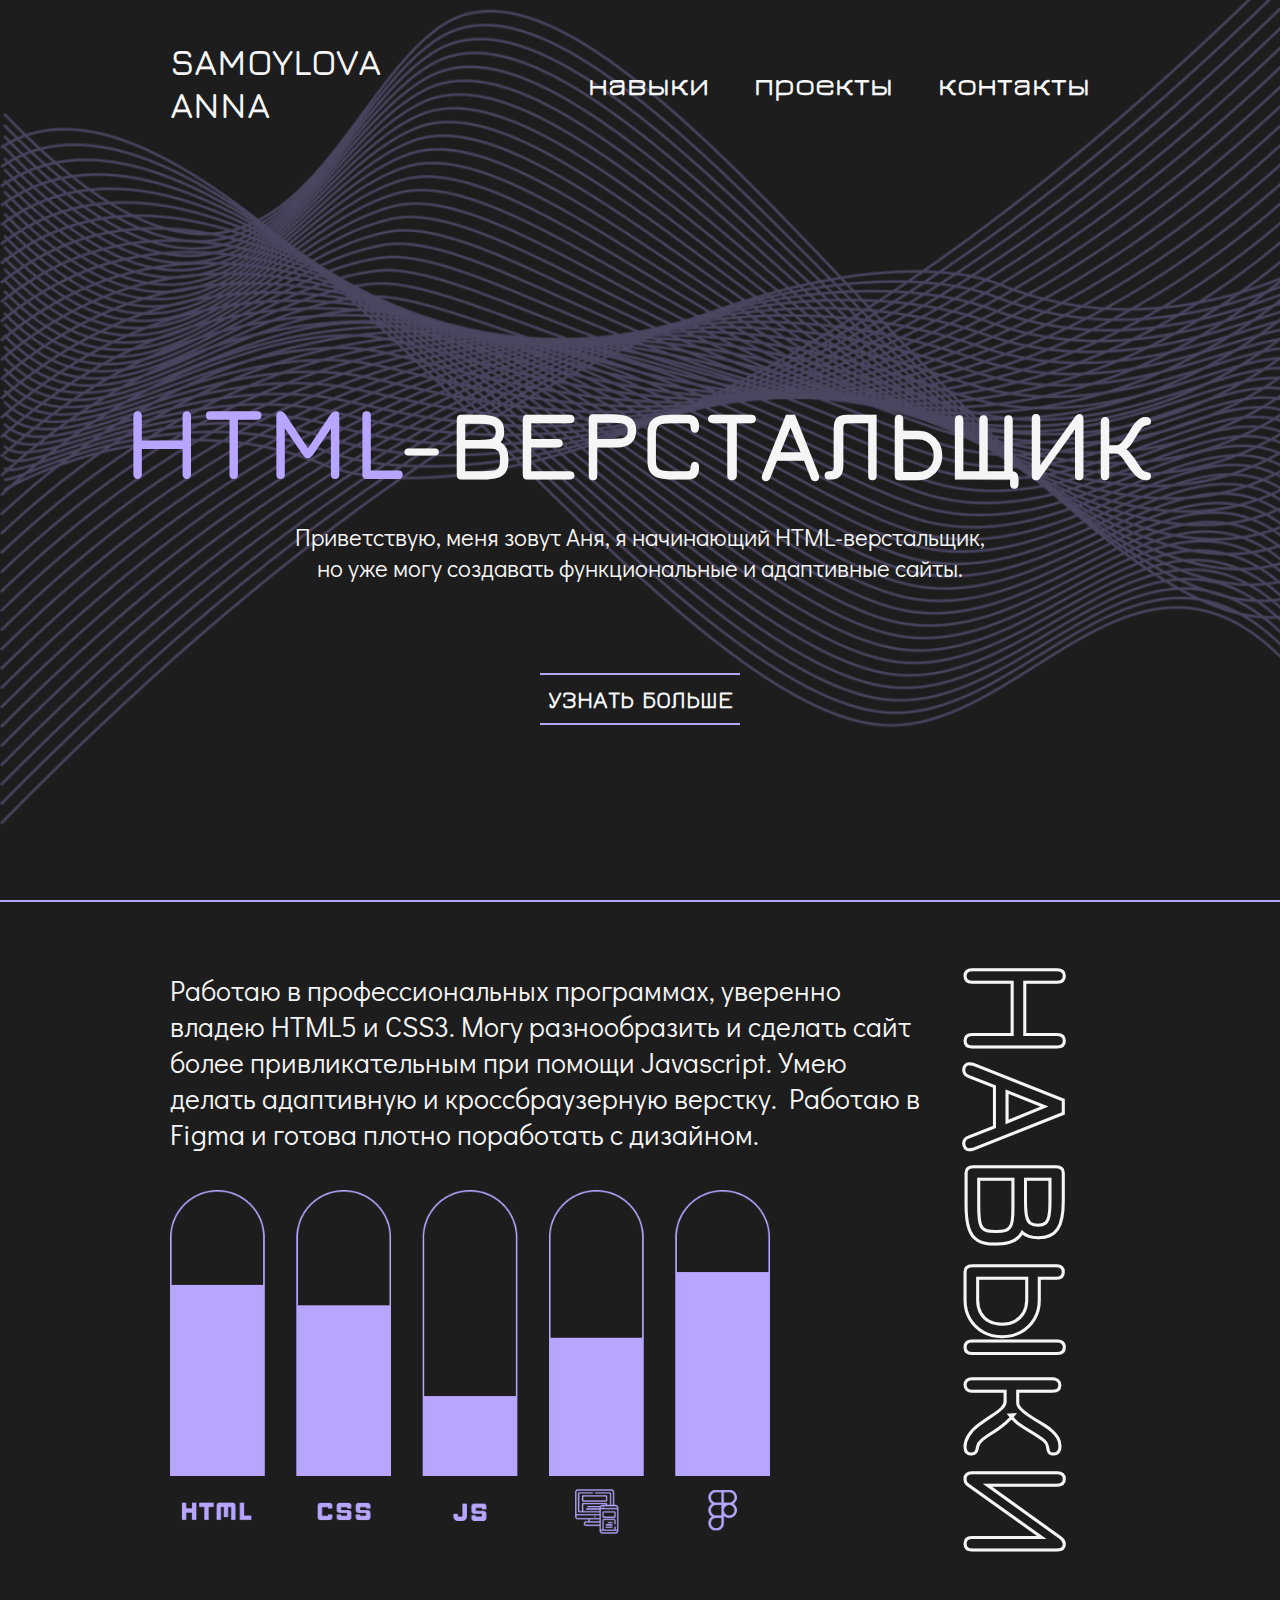
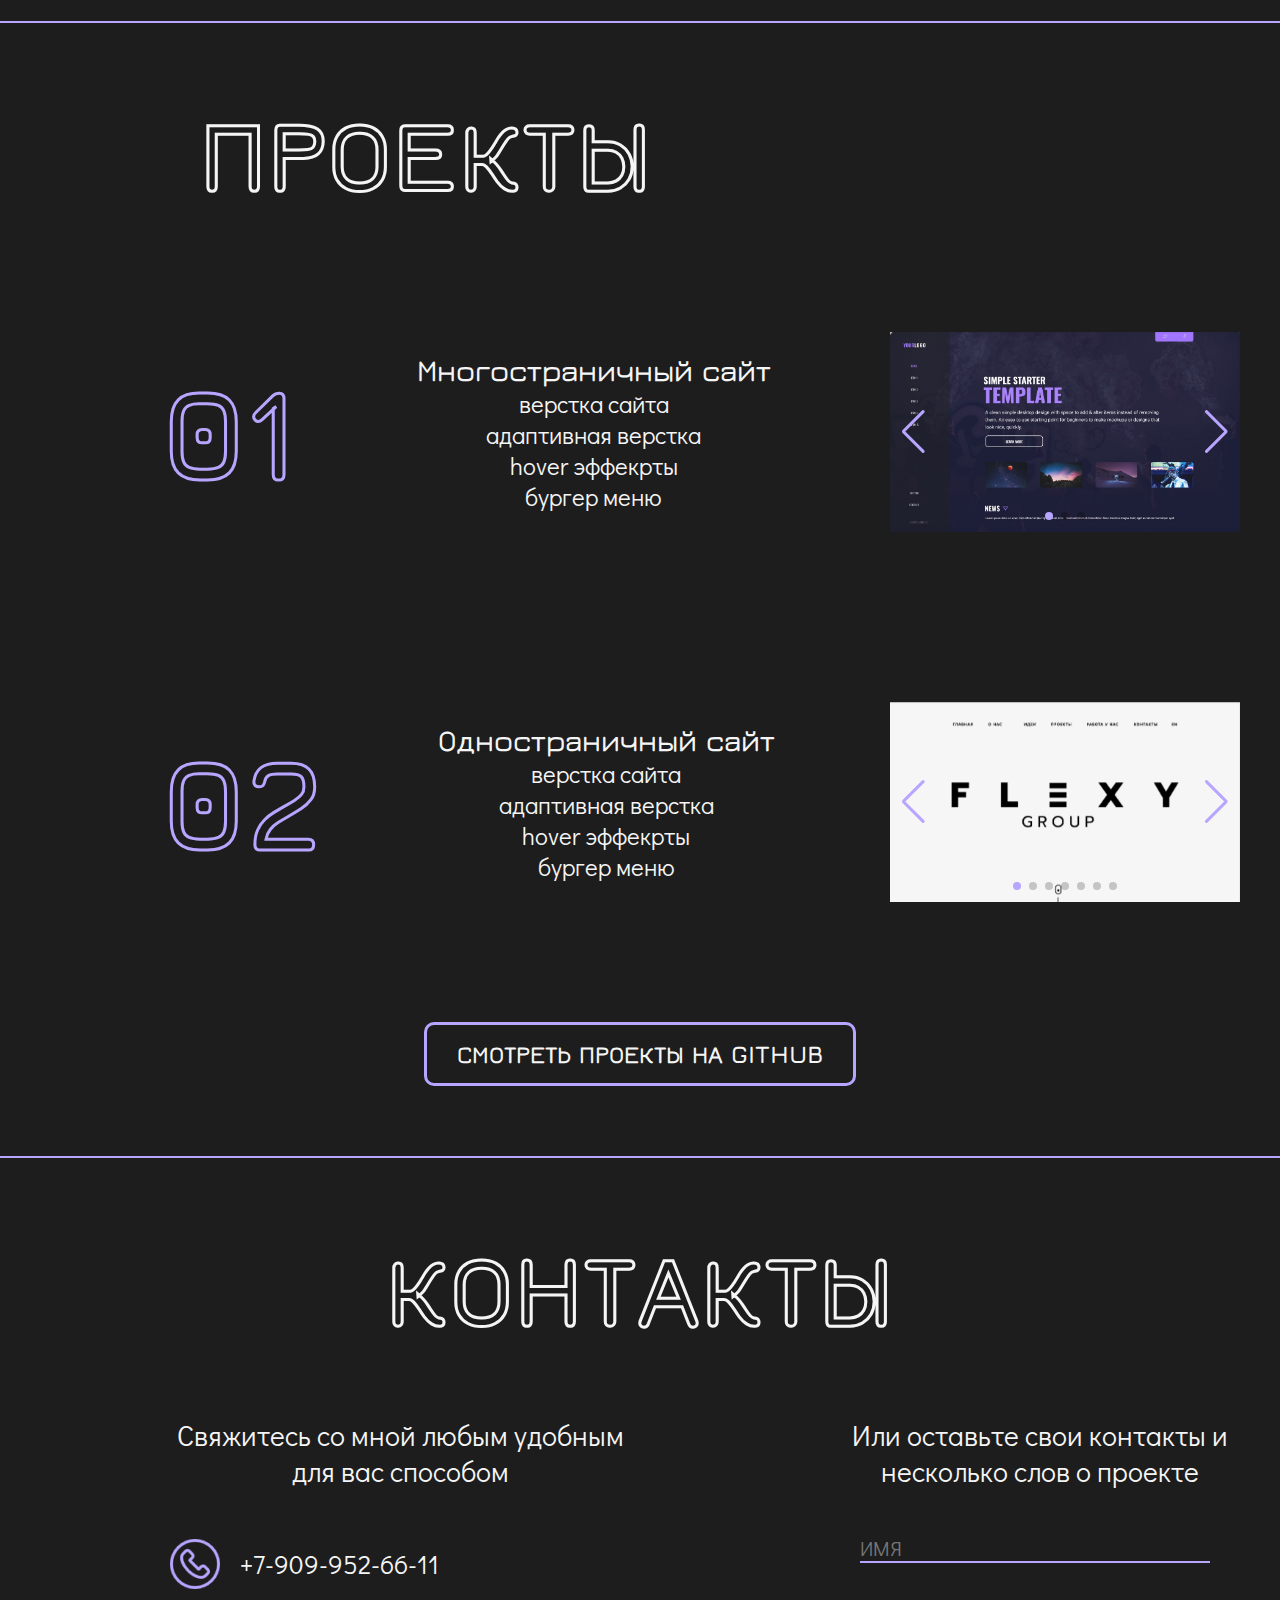
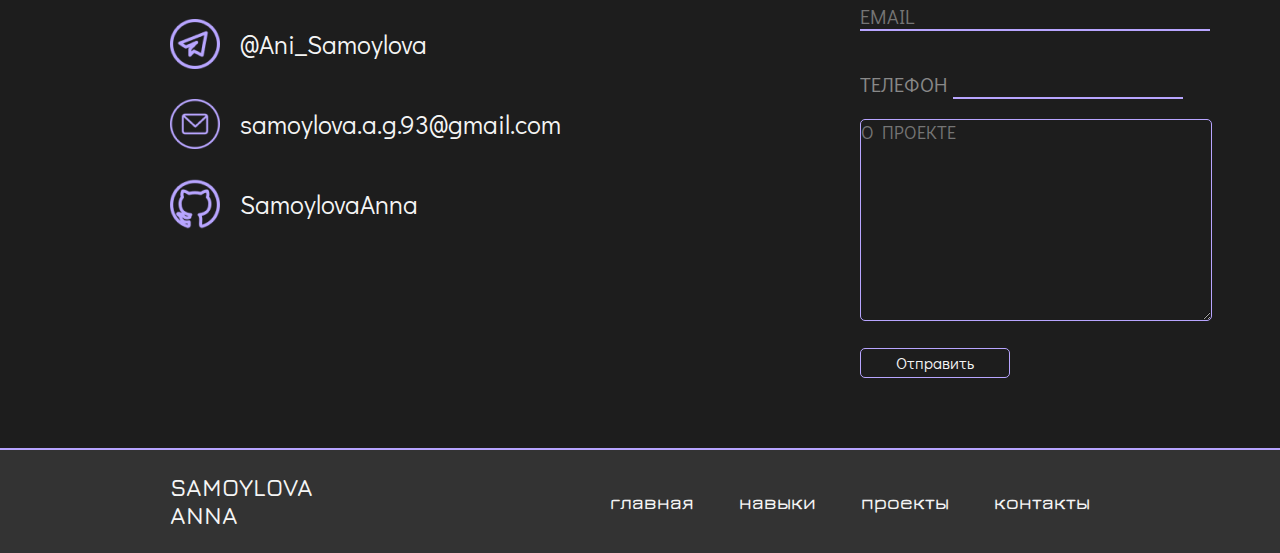
<file: end/index.html>
<!DOCTYPE html>
<html lang="en">
<head>
    <meta charset="UTF-8">
    <meta name="viewport" content="width=device-width, initial-scale=1.0">
    <title>Портфолио Самойлова Анна</title>
    <link
  rel="stylesheet"
  href="https://cdn.jsdelivr.net/npm/swiper@11/swiper-bundle.min.css"
/>
    <link rel="stylesheet" href="main.css">
</head>
<body>
    <div class="main">
        <section id="home">
            <header class="nav-header">
                <div class="burger-menu">
                    <div class="burger">
                      <span></span>
                      <span></span>
                      <span></span>
                    </div>
                    <div class="menu">
                      <a href="#home">главная</a>
                      <a href="#skills">навыки</a>
                      <a href="#projects">проекты</a>
                      <a href="#contact">контакты</a>
                    </div>
                  </div>
                <div class="name">
                    <span>Samoylova<br>Anna</span>
                </div>
                <nav class="nav-menu">
                    <ul>
                        <li><a href="#skills">навыки</a></li>
                        <li><a href="#projects">проекты</a></li>
                        <li><a href="#contact">контакты</a></li>
                    </ul>
                </nav>
                
            </header>
            <div class="content">
                <h1 >Html<span>-верстальщик</span></h1>
                <p>Приветствую, меня зовут Аня, я начинающий HTML-верстальщик,<br> 
                но уже могу создавать функциональные и адаптивные сайты.</p>
                <div class="btn">
                    <form action="#projects"> 
                     <button type="submit">Узнать больше</button>
                    </form>
                </div>
            </div>
        </section>

        <section id="skills">
            <div class="skills-content">
                <p>Работаю в професcиональных программах, уверенно владею HTML5 и CSS3. Могу разнообразить и сделать сайт более привликательным  при помощи Javascript. Умею делать адаптивную и кроссбраузерную верстку. Работаю в Figma и готова плотно поработать с дизайном. 
                </p>
                <h2>навыки</h2>
            </div>
            <img src="img/graf.png" alt="skills">
        </section>

       <section id="projects">
          <h3>проекты</h3>
          <figure>
            <div class="project-one">
                <p class="nomber-one">01</p>
                <p class="text-one"><span>Многостраничный сайт</span><br>
                верстка  сайта<br>
                адаптивная верстка<br>
                hover эффекрты<br>
                бургер меню</p>

<div class="swiper">
    <div class="swiper-wrapper">
      <div class="swiper-slide"><img src="img/HOME.jpg"></div>
      <div class="swiper-slide"><img src="img/PAGE1.jpg"></div>
      <div class="swiper-slide"><img src="img/PAGEHOVER.jpg"></div>
      ...
    </div>

    <div class="swiper-pagination"></div>

    <div class="swiper-button-prev"></div>
    <div class="swiper-button-next"></div>
    </div>
           </div>
        </figure>
        
        <figure>
           <div class="project-two">
            <p class="nomber-two">02</p>
            <p class="text-two"><span>Одностраничный сайт</span><br>
                верстка  сайта<br>
                адаптивная верстка<br>
                hover эффекрты<br>
                бургер меню</p>

                <div class="swiper">
                    <div class="swiper-wrapper">
                      <div class="swiper-slide"><img src="img/flexy 1.png"></div>
                      <div class="swiper-slide"><img src="img/flexy 2.png"></div>
                      <div class="swiper-slide"><img src="img/flexy 3.png"></div>
                      <div class="swiper-slide"><img src="img/flexy 4.png"></div>
                      <div class="swiper-slide"><img src="img/flexy 5.png"></div>
                      <div class="swiper-slide"><img src="img/flexy 6.png"></div>
                      <div class="swiper-slide"><img src="img/flexy 7.png"></div>
                      ...
                    </div>
                
                    <div class="swiper-pagination"></div>
                
                    <div class="swiper-button-prev"></div>
                    <div class="swiper-button-next"></div>
            </div>
            </div>  
        </figure>
            <div class="btn2">
                <form action="https://github.com/SamoylovaAnna/DZ.git">
            <button type="submit">Смотреть проекты на GitHub</button> 
        </form>
            </div>
       </section>
        
        <section id="contact">
            <h4>контакты</h4>
            <div class="contact-text">
                <p class="text-first">Свяжитесь со мной любым удобным для вас способом</p>
                <p class="text-second">Или оставьте свои контакты и несколько слов о проекте</p>
            </div>
            <div class="social">
                <ul>
                    <li class="phone"><a href="tel:+79099526611">+7-909-952-66-11</a></li>
                    <li class="telegram"><a href="https://t.me/Ani_Samoylova">@Ani_Samoylova</a></li>
                    <li class="mail"><a href="mailto:samoylova.a.g.93@gmail.com">samoylova.a.g.93@gmail.com</a></li>
                    <li class="git"><a href="https://github.com/SamoylovaAnna/DZ.git">SamoylovaAnna</a></li>
                </ul>
                <form action="http://test.easysmarthub.ru/main.php" method="post">
                    <input type="text" placeholder="ИМЯ" name="name" id="name"><br>
                    <br>
                    <input type="text" placeholder="EMAIL" name="email" id="email"><br>
                    <br>
                    <label for="hader">телефон</label>
                    <input type="text" name="header" id="header">
                    <br>
                    <textarea name="message" placeholder="о проекте"  id="" cols="30" rows="10"></textarea><br>
                    <input type="submit" value="Отправить" id="submit"> 
                </form>
            </div>
            <footer>
                <div class="name-f">
                    <span>Samoylova<br>Anna</span>
                </div>
                <nav class="nav-menu-f">
                    <ul>
                        <li><a href="#home">главная</a></li>
                        <li><a href="#skills">навыки</a></li>
                        <li><a href="#projects">проекты</a></li>
                        <li><a href="#contact">контакты</a></li>
                    </ul>
                </nav>
            </footer>
        </section>
    </div>
    <script src="https://cdn.jsdelivr.net/npm/swiper@11/swiper-bundle.min.js"></script>
    <script src="script.js"></script>
</body>
</html>
</file>
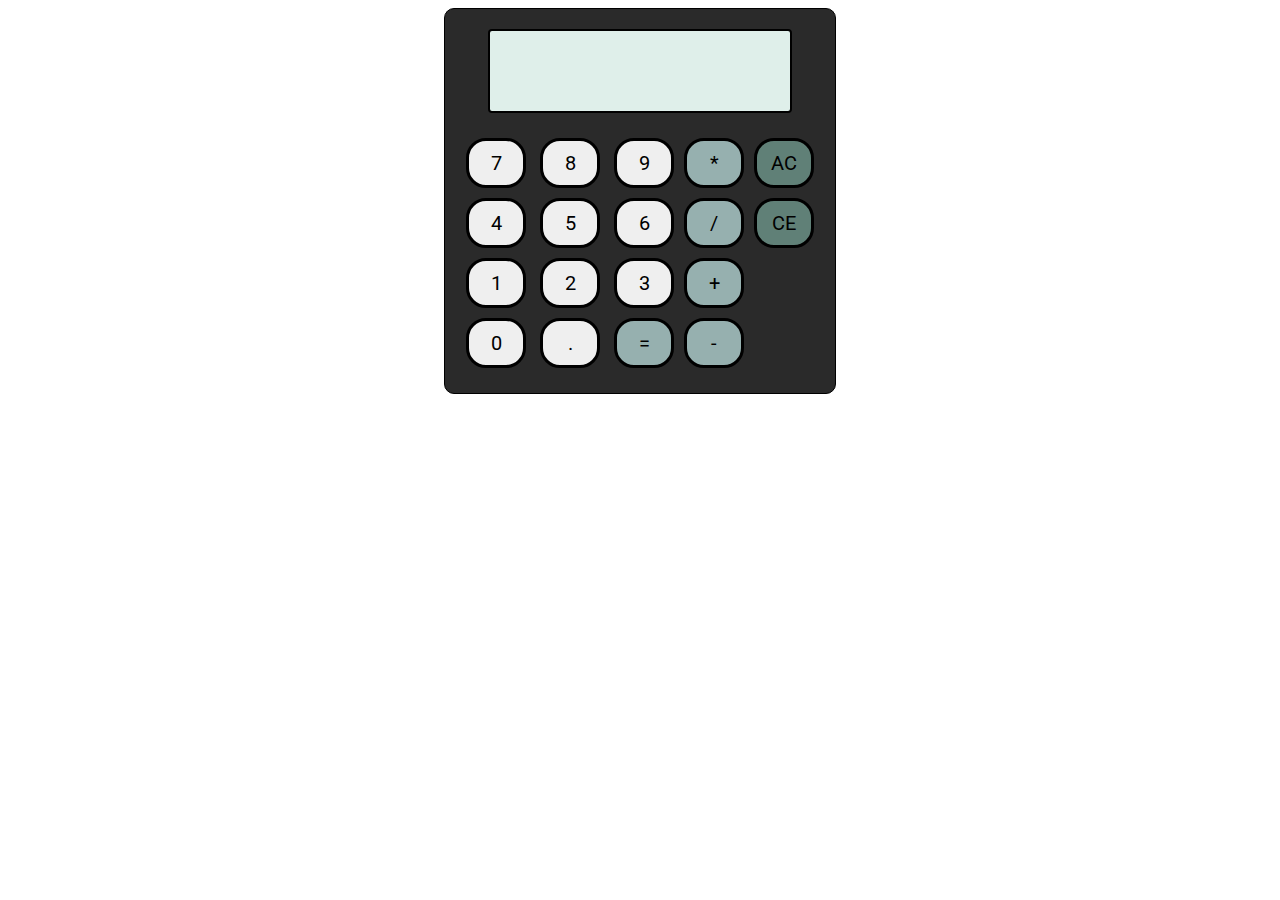
<file: calc/v1/indexС.html>
<!DOCTYPE html>
<html lang="en">
<head>
    <meta charset="UTF-8">
    <meta name="viewport" content="width=device-width, initial-scale=1.0">
    <link rel="stylesheet" href="mainС.css">
    <title>CALC</title>
</head>
<body>
    <div class="main">
     <div class="screen">
     </div>
     <div class="btns">
        <div class="number">
          <div class="line2">
            <button>7</button>
            <button>8</button>
            <button>9</button>
          </div>
          <div class="line2">
            <button>4</button>
            <button>5</button>
            <button>6</button>
          </div>
          <div class="line3">
            <button>1</button>
            <button>2</button>
            <button>3</button>
          </div>
          <div class="line4">
            <button>0</button>
            <button>.</button>
            <button class="equals">=</button>
          </div>  
        </div>
        
        <div class="operator">
          <button>*</button>
          <button>/</button>
          <button>+</button>
          <button>-</button>
        </div>

        <div class="clear">
          <button class="ac">AC</button>
          <button class="ce">CE</button>
        </div>
      </div>
    </div>
      <script src="mainС.js"></script>
</body>
</html>
</file>
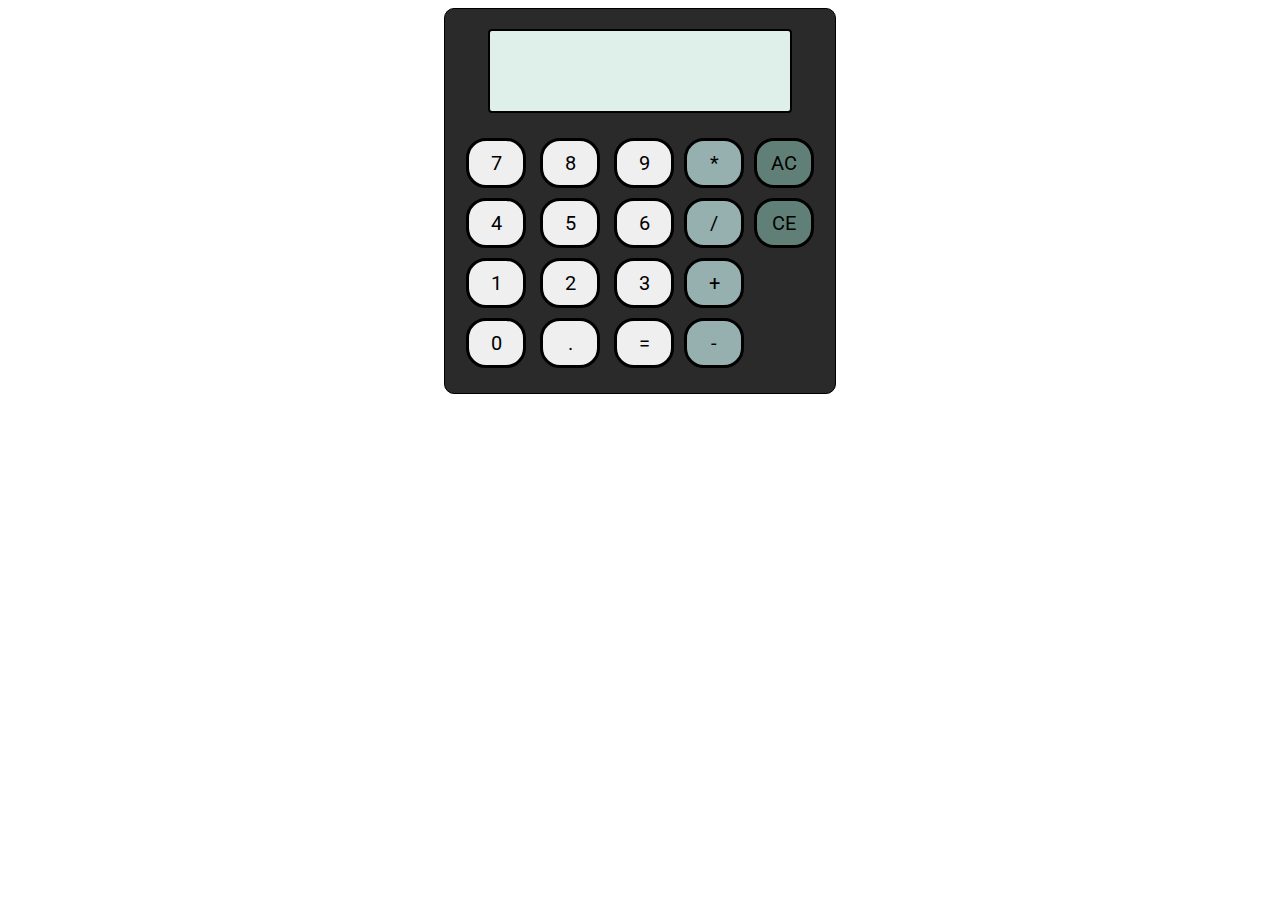
<file: calc/v2/indexC1.html>
<!DOCTYPE html>
<html lang="en">
<head>
    <meta charset="UTF-8">
    <meta name="viewport" content="width=device-width, initial-scale=1.0">
    <link rel="stylesheet" href="main.C1.css">
    <title>CALC1</title>
</head>
<body>
    <div class="main">
     <div class="screen">
     </div>
     <div class="btns">
        <div class="number">
          <div class="line2">
            <button>7</button>
            <button>8</button>
            <button>9</button>
          </div>
          <div class="line2">
            <button>4</button>
            <button>5</button>
            <button>6</button>
          </div>
          <div class="line3">
            <button>1</button>
            <button>2</button>
            <button>3</button>
          </div>
          <div class="line4">
            <button>0</button>
            <button>.</button>
            <button>=</button>
          </div>  
        </div>
        
        <div class="operator">
          <button>*</button>
          <button>/</button>
          <button>+</button>
          <button>-</button>
        </div>

        <div class="clear">
          <button class="ac">AC</button>
          <button class="ce">CE</button>
        </div>
      </div>
    </div>
      <script src="mainС1.js"></script>
</body>
</html>
</file>
<file: end/main.css>
@import url('https://fonts.googleapis.com/css2?family=Didact+Gothic&family=Jura:wght@600;700&display=swap');

* {
    padding: 0%;
    margin: 0%;
    color: #F5F5F5;
   }
   
a {
    text-decoration: none;  
   }

   h1, h2, h3, h4 {
   font-family: 'Jura', sans-serif;
   font-weight: 700;
   letter-spacing: 2px;
   text-transform: uppercase;
   }
   
   h2, h3, h4 {
      color: transparent;
      -webkit-text-stroke: 3px #F5F5F5;
   }

   /*ГЛАВНАЯ*/

.main {
    width: 1440px;
    background-color: #1d1d1d;
   }

#home {
   background-image: url(img/ФОН\ 2.png);
   height: 900px;
   background-repeat: no-repeat;
   width: auto;
   background-position-y: -75px;
   background-size: cover;
   border-bottom: 2px solid #B8A5FF;
   }

   .name {
    padding-left: 170px;
    font-size: 36px;
    text-transform: uppercase;
    
   }

   header {
    font-family: 'Jura', sans-serif;
    font-weight: 600;
    padding-top: 40px;
    display: flex;
    justify-content: space-between;
    align-items: center;
   }

   .nav-menu ul li {
    list-style: none;
    display: inline-block;
    margin: 20px;
   }

   .nav-menu ul li a {
   text-decoration: none;
   font-size: 32px;
   position: relative;
   }

   .nav-menu ul li a:after {
    content: '';
    position: absolute;
    left: 0;
    bottom: -3px;
    width: 0;
    height: 2px;
    background-color: #B8A5FF;
    transition: 0.5s;
   }

   .nav-menu ul li a:hover:after {
    width: 100%;
   }
   
   .nav-menu {
    padding-right: 170px;
   }

   .content {
    
    display: block;
    text-align: center;
   }

   h1 {
   margin-top: 256px;
    font-size: 100px;
    letter-spacing: 2px;
    color: #B8A5FF;
   }


   .content p {
    font-family: 'Didact Gothic', sans-serif;
    font-size: 24px;
    padding-top: 20px
   }

   .btn {
    margin-top: 80px;
   }

   .btn button {
    padding: 10px 30px;
    background-color: transparent;
    font-family: 'Jura', sans-serif;
    font-size: 24px;
    font-weight: 700;
    text-transform: uppercase;
    border: none;
    position: relative;
    align-items: center;
   }

   .btn button::before{
   content: '';
   display: block;
   height: 2px; 
   background-color: #B8A5FF;
   width: 200px; 
   margin: 0 auto 10px; 
   transition: .5s; 
   }
     
     button:hover:before {
     width: 300px; 
     transition:  .5s;
     }

     .btn button::after {
      content: '';
      display: block;
      height: 2px; 
      background: #B8A5FF; 
      width: 200px; 
      margin: 10px auto 0; 
     transition: .5s; 
  }
     .btn button:hover:after {
      width: 300px; 
      transition: .5s;
     }

   
   /*НАВЫКИ*/

   .skills-content {
      display: flex;
    justify-content: space-between;
    padding-top: 70px;
    padding-left: 170px;
   }

   .skills-content p {
    
    width: 750px;
    font-family: 'Didact Gothic', sans-serif;
    font-size: 32px;
    color: #F5F5F5;
    flex-shrink: 0;
   }


h2 {
   position: relative;
   font-size: 200px;
   letter-spacing: 2px;
   color: transparent;
   -webkit-text-stroke: 3px #F5F5F5;
   transform: rotate(90deg);
   right: 108px;
   margin-top: 270px;
}

#skills img {
   padding-left: 170px;
   margin-top: -180px;
   margin-bottom: 70px;
}

#skills {
   border-bottom: 2px solid #B8A5FF;
}


/*ПРОЕКТЫ*/


h3 {
padding-top: 70px;
font-size: 100px;
padding-left: 200px;
letter-spacing: 2px;
color: transparent;
-webkit-text-stroke: 3px #F5F5F5;
}

.project-one, .project-two  {
   display: inline-flex;
   justify-content: space-between;
   margin-right: 100px;
   height: 300px;
   width: 1100px ;
   align-items: center;

}


*:before, *:after {
   box-sizing: border-box;
}

figure {
   height: 300px;
   width: 1100px ;
position: relative;
padding-right: 170px;
margin-left: 140px;
margin-top: 70px;
}


figure:before {
width: 100%;
content: "";
position: absolute;
top: 5%;
right: 5%;
bottom: 5%;
right: 5%;
border-top: 2px solid #B8A5FF;
border-bottom: 2px solid #B8A5FF;
transition: 0.3s;
transform: scaleX(0);
}

figure:hover:before, figure:hover:after {
   transform: scale(1);
}

figure:after {
   width: 100%;
   content: "";
   position: absolute;
   top: 5%;
   right: 5%;
   bottom: 5%;
   right: 5%;
   border-left: 2px solid #B8A5FF;
   border-right: 2px solid #B8A5FF;
   transition: 0.5s;
   transform: scaleY(0);
   }
   
    

.nomber-one, .nomber-two {
   font-family: 'Jura', sans-serif;
   font-weight: 700;
   font-size: 128px;
   -webkit-text-stroke: 3px #B8A5FF;
   color: transparent;
   margin-left: 20px;
}

.text-one, .text-two {
   font-family: 'Didact Gothic', sans-serif;
   font-size: 24px;
   text-align: center;
   
}

.text-one span, .text-two span {
   font-family: 'Jura', sans-serif;
   font-weight: 600;
   font-size: 30px;
}

.swiper {
   width: 350px;
   height: 200px;
   padding-right: 0px;
   margin-right: 0px;
   margin-left: 0px;
}

.swiper-slide img {
width: 100%;

}
.swiper-button-prev, .swiper-button-next {
   color: #B8A5FF;
}

.swiper-pagination-bullet-active {
   background-color: #B8A5FF;

}

.btn2 button {
   padding: 15px 30px;
   border: 3px solid #B8A5FF;
   background-color: transparent;
   border-radius: 10px;
   font-family: 'Jura', sans-serif;
   font-size: 24px;
   font-weight: 700;
   text-transform: uppercase;
   margin-top: 70px;
   margin-bottom: 70px;
  }

   .btn2 {
      display: block;
      text-align: center;
   }

   .btn2 button:hover {
      background-color: #B8A5FF;
     }

   #projects {
      display: block;
      border-bottom: 2px solid #B8A5FF;
   }


/*КОНТАКТЫ*/

   h4 {
      padding-top: 70px;
      font-size: 100px;
     text-align: center;
      }

      #contact {
         font-family: 'Didact Gothic', sans-serif;
      }

      .contact-text {
         display: inline-flex;
         justify-content: space-between;
         align-items: center;
         gap: 180px;
         padding-left: 170px;
      }
      .contact-text p {
      width: 460px;
      font-size: 28px;
      text-align: center;
      margin-top: 70px;
      }

      .social {
         display: inline-flex;
         justify-content: space-between;
         gap: 300px;
         padding-left: 170px;
         margin-top: 40px;
         font-size: 26px;
         padding-bottom: 70px;
         
      }

      .social ul li {
         margin-bottom: 10px;
      list-style-type: none;
      background-position: left center;
         background-repeat: no-repeat;   
         width: 320px;
         height: 52px;
         padding-left: 70px;
         padding-top: 18px;
    
        
   }

      .phone {
         background-image: url(img/phone.png);
      }

      .telegram {
         background-image: url(img/telegram.png);
      }

      .mail {
         background-image: url(img/mail.png);
      }

      .git {
         background-image: url(img/git.png);
        
      }
  
form {
   font-family: 'Didact Gothic', sans-serif;
   text-transform: uppercase;
}

      #name, #email, #header {
         text-transform: uppercase;
         font-family: 'Didact Gothic', sans-serif;
         font-size: 20px;
         background-color: transparent;
         border-left: none;
         border-right: none;
         border-top: none;
         border-color: #B8A5FF;
         width: 350px ;
      }
      
      #header {
         width: 230px;
         
      }

      label {
         font-size: 20px;
         opacity: 0.5;
      }
      textarea {
      text-transform: uppercase;
      background-color: transparent;
      border: 1px solid #B8A5FF;
      width: 350px;
      height: 200px;
      font-family: 'Didact Gothic', sans-serif;
      font-size: 18px;
      margin-top: 20px;
      border-radius: 5px;
      }

      #submit {
      width: 150px;
      height: 30px;
      background-color: transparent;
      border: 1px solid #B8A5FF;
      font-family: 'Didact Gothic', sans-serif;
      font-size: 16px;
      background-color: transparent;
      margin-top: 20px;
      border-radius: 5px;
      }

     
     

        /*footer*/
        .name-f {
         padding-left: 170px;
         font-size: 24px;
         text-transform: uppercase;
        }

        footer {
         background-color: rgba(244, 244, 244, 0.1);
         font-family: 'Jura', sans-serif;
         font-weight: 600;
         padding-top: 20px;
         display: flex;
         justify-content: space-between;
         align-items: center;
         padding-bottom: 20px;
         border-top: 2px solid#B8A5FF;
        }
     
        .nav-menu-f ul li {
         list-style: none;
         display: inline-block;
         margin: 20px;
        }
     
        .nav-menu-f ul li a {
        text-decoration: none;
        font-size: 20px;
        position: relative;
        }
        .nav-menu-f ul {
         margin-right: 170px;
        }
     
.burger-menu {
   display: none;
}


   @media (min-width: 320px) and (max-width:1440px) {

    .main {
    width: 100%;
    height: 100%;
    padding: auto;
    margin: auto;
}

.content p {
   width: auto;
}




  

   }

   @media (min-width: 320px) and (max-width:1300px) {
      
     
      h2 {
         font-size: 150px ;
         right: 200px;
         margin-top: 200px;
        }

        #skills img {
         padding-top: 20px;
         width: 600px;
        }

        .skills-content p {
         font-size: 28px;
         height: 200px;
        }
       
        }

   

   @media (min-width: 320px) and (max-width:1100px) {

.name {
   font-size: 24px;
   padding-left: 50px;
}

.nav-menu ul li a {
   font-size: 22px;
   
}

.nav-menu {
   padding-right: 50px;
}

h1 {
   font-size: 60px ;
}

.content p {
   font-size: 22px;
   padding-right: 20px;
   padding-left: 20px;
   width: auto;
}

.skills-content {
padding-left: 50px;
padding-right: 50px;
}


h2 {
   font-size: 150px;
  
}

.skills-content p {
width: 700px;
   }

   #skills img {
      padding-top: 30px;
      width: 500px;
      margin-top: -140px;
      padding-left: 120px;
     }


  }


  @media (min-width: 320px) and (max-width:950px) {
    
   .skills-content {
     display: inline-block;
      }

      h2 {
         position: absolute;
         font-size: 100px;
         transform: none;
         margin-top: -320px;
         right: auto;
      }

      .skills-content p {
         padding-top: 70px;
         width: auto;
         text-align: center;
            }

       #skills img {
      margin-top: 0px;
      width: 80%;
      
      }
   }
   @media (min-width: 320px) and (max-width:550px) {
      
      .skills-content p {
         font-size: 28px;
   }
   #skills img {
   width: auto;
   width: 100%;
   }
}



   @media (min-width: 320px) and (max-width:750px) {
    
      #home {
         height: 800px;
      }

      .name {
         padding-left: 0px;
         padding-right: 50px;
         font-size: 20px;
         text-align: end;
      }

      .nav-menu {
         display: none;
      }
     

      h1 {
         margin-top: 200px;
         font-size: 40px ;
      }

      .content p {
         font-size: 20px;
   
      }

      .btn button {
        font-size: 18px;
   }

   h2 {
      font-size: 40px;
      margin-top: -280px;
      
   }

   .skills-content p {
    font-size: 20px;
    padding-top: 40px;
    padding-bottom: 0px;
    
     }

   #skills img {
padding-left: 40px;
text-align: center;
width: 100%;

   }



   .burger-menu {
      display: block;
      padding-left: 50px;
      padding-top: 70px;
    }
  
    .burger {
    
      width: 30px;
      height: 40px;
      cursor: pointer;
    }
  
    .burger span {
   
      display: block;
      width: 100%;
      height: 5px;
      background-color: #B8A5FF;
      transition: transform 0.3s ease;
      margin-top: -50px;
    }
  
  
  
    .burger span:nth-child(2),
    .burger span:nth-child(3) {
      margin-top: 8px;
    }
  
    
  
    /* Стили для открытого меню */
    .menu {
      display: none;
      position: absolute;
      top: 110px;
      left: 0;
      width: 100%;
      text-align: center;
      background-color: rgba(29, 29, 29, 0.7);
      
    }
  
    .menu.active {
        display: block;
    }
  
    .menu a {
      display: block;
      text-decoration: none;
      padding-bottom: 20px;
      font-size: 18px;
      position: relative;
    }

     .menu a:hover {
        color: #B8A5FF
           }

           #skills img {
            display: block;
            max-width: 80%;
         }


        


         }
</file>
<file: calc/v1/mainС.css>
@import url('https://fonts.googleapis.com/css2?family=Roboto:wght@500&display=swap');

.main {
  width: 380px;
  border: 1px solid;
  margin: auto;
  display: flex;
  flex-wrap: wrap;
  justify-content: space-around;
  padding: 0 5px 20px;
  background: #2a2a2a;
  border-radius: 10px;
}

.screen {
  width: 300px;
  height: 80px;
  margin: 20px auto;
  font-family: 'Roboto', sans-serif;
  text-align: right;
  background: #dfefea;
  border: 2px solid black;
  border-radius: 4px;
  font-size: 30px;
 
}


button {
  border: 3px solid;
  border-radius: 20px;
  width: 60px;
  height: 50px;
  margin: 5px;
  text-align: center;
  font-family: 'Roboto', sans-serif;
  font-size: 20px;
}

.btns {
display: flex;
}

.equals, .operator button {
    background-color: #96b0af;
}

.operator, .clear {
    display: flex;
    flex-direction: column;
}

.clear button {
    background-color: #608077;
}
</file>
<file: calc/v2/main.C1.css>
@import url('https://fonts.googleapis.com/css2?family=Roboto:wght@500&display=swap');

.main {
  width: 380px;
  border: 1px solid;
  margin: auto;
  display: flex;
  flex-wrap: wrap;
  justify-content: space-around;
  padding: 0 5px 20px;
  background: #2a2a2a;
  border-radius: 10px;
}

.screen {
  width: 300px;
  height: 80px;
  margin: 20px auto;
  font-family: 'Roboto', sans-serif;
  text-align: right;
  background: #dfefea;
  border: 2px solid black;
  border-radius: 4px;
  font-size: 30px;
 
}


button {
  border: 3px solid;
  border-radius: 20px;
  width: 60px;
  height: 50px;
  margin: 5px;
  text-align: center;
  font-family: 'Roboto', sans-serif;
  font-size: 20px;
}

.btns {
display: flex;
}

.equals, .operator button {
    background-color: #96b0af;
}

.operator, .clear {
    display: flex;
    flex-direction: column;
}

.clear button {
    background-color: #608077;
}
</file>
